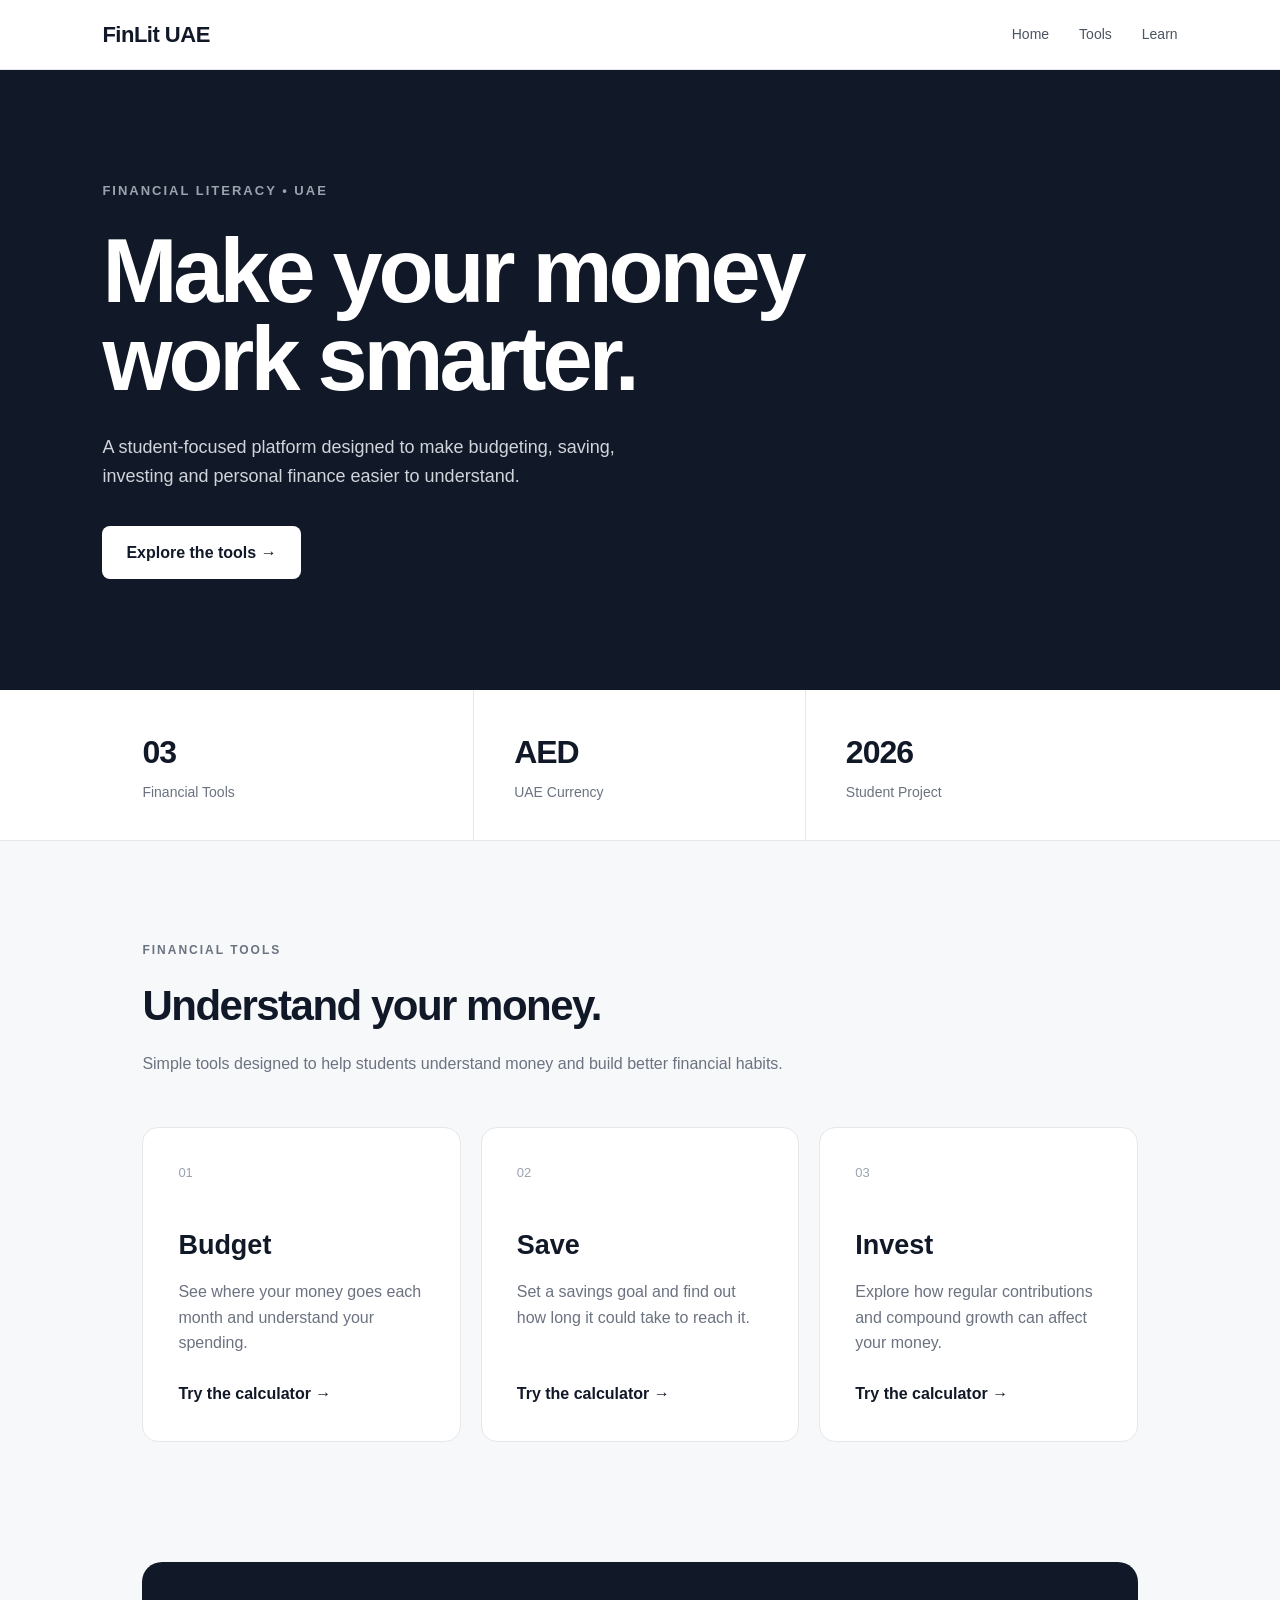
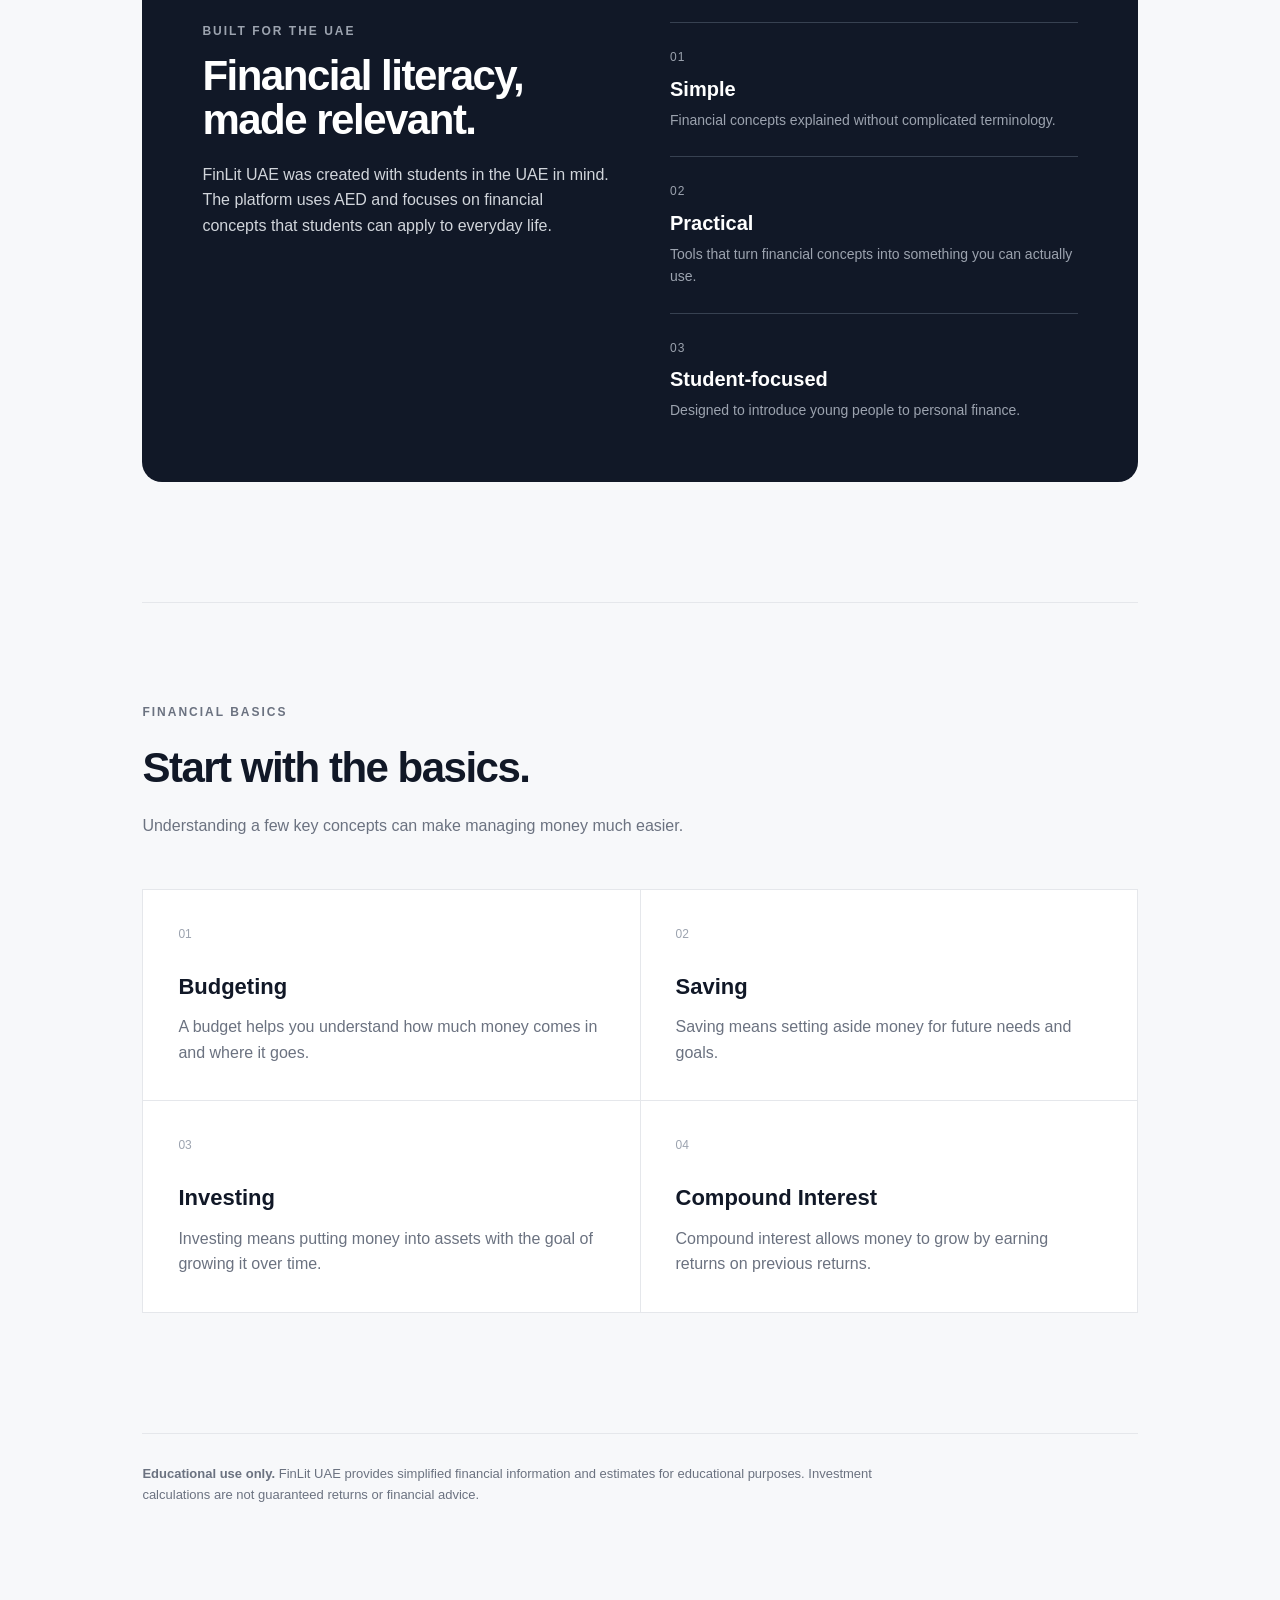
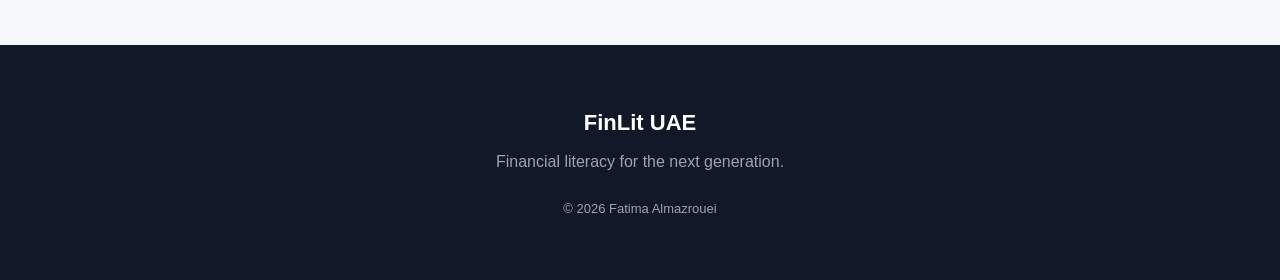
<file: index.html>
<!DOCTYPE html>
<html lang="en">
<head>
    <meta charset="UTF-8">
    <meta name="viewport" content="width=device-width, initial-scale=1.0">

    <title>FinLit UAE | Financial Literacy for Students</title>

    <link rel="stylesheet" href="style.css">
</head>

<body>

    <!-- Navigation -->

    <nav>

        <div class="logo">
            FinLit UAE
        </div>

        <div class="nav-links">
            <a href="#home">Home</a>
            <a href="#tools">Tools</a>
            <a href="#learn">Learn</a>
        </div>

    </nav>


    <!-- Hero -->

    <header id="home">

        <div class="hero-content">

            <p class="tagline">
                FINANCIAL LITERACY • UAE
            </p>

            <h1>
                Make your money<br>
                work smarter.
            </h1>

            <p class="hero-text">
                A student-focused platform designed to make
                budgeting, saving, investing and personal finance
                easier to understand.
            </p>

            <a href="#tools" class="button">
                Explore the tools →
            </a>

        </div>

    </header>


    <!-- Project Stats -->

    <section class="stats-section">

        <div class="stats-grid">

            <div class="stat">
                <strong>03</strong>
                <span>Financial Tools</span>
            </div>

            <div class="stat">
                <strong>AED</strong>
                <span>UAE Currency</span>
            </div>

            <div class="stat">
                <strong>2026</strong>
                <span>Student Project</span>
            </div>

        </div>

    </section>


    <!-- Financial Tools -->

    <main>

        <section id="tools">

            <div class="section-heading">

                <p class="small-title">
                    FINANCIAL TOOLS
                </p>

                <h2>
                    Understand your money.
                </h2>

                <p>
                    Simple tools designed to help students
                    understand money and build better financial habits.
                </p>

            </div>


            <div class="tools-grid">


                <!-- Budget -->

                <div class="tool-card">

                    <span class="tool-number">
                        01
                    </span>

                    <h3>
                        Budget
                    </h3>

                    <p>
                        See where your money goes each month
                        and understand your spending.
                    </p>

                    <a href="./budget.html">
                        Try the calculator →
                    </a>

                </div>


                <!-- Savings -->

                <div class="tool-card">

                    <span class="tool-number">
                        02
                    </span>

                    <h3>
                        Save
                    </h3>

                    <p>
                        Set a savings goal and find out how
                        long it could take to reach it.
                    </p>

                    <a href="./savings.html">
                        Try the calculator →
                    </a>

                </div>


                <!-- Investment -->

                <div class="tool-card">

                    <span class="tool-number">
                        03
                    </span>

                    <h3>
                        Invest
                    </h3>

                    <p>
                        Explore how regular contributions and
                        compound growth can affect your money.
                    </p>

                    <a href="./invest.html">
                        Try the calculator →
                    </a>

                </div>


            </div>

        </section>


        <!-- UAE Section -->

        <section class="uae-section">

            <div class="uae-content">

                <p class="small-title">
                    BUILT FOR THE UAE
                </p>

                <h2>
                    Financial literacy,
                    made relevant.
                </h2>

                <p>
                    FinLit UAE was created with students in the
                    UAE in mind. The platform uses AED and focuses
                    on financial concepts that students can apply
                    to everyday life.
                </p>

            </div>


            <div class="uae-points">

                <div>
                    <span>01</span>
                    <h3>Simple</h3>
                    <p>
                        Financial concepts explained without
                        complicated terminology.
                    </p>
                </div>

                <div>
                    <span>02</span>
                    <h3>Practical</h3>
                    <p>
                        Tools that turn financial concepts
                        into something you can actually use.
                    </p>
                </div>

                <div>
                    <span>03</span>
                    <h3>Student-focused</h3>
                    <p>
                        Designed to introduce young people
                        to personal finance.
                    </p>
                </div>

            </div>

        </section>


        <!-- Learn -->

        <section id="learn" class="learn-section">

            <div class="section-heading">

                <p class="small-title">
                    FINANCIAL BASICS
                </p>

                <h2>
                    Start with the basics.
                </h2>

                <p>
                    Understanding a few key concepts can make
                    managing money much easier.
                </p>

            </div>


            <div class="learn-grid">


                <div>

                    <span class="learn-number">
                        01
                    </span>

                    <h3>
                        Budgeting
                    </h3>

                    <p>
                        A budget helps you understand how much
                        money comes in and where it goes.
                    </p>

                </div>


                <div>

                    <span class="learn-number">
                        02
                    </span>

                    <h3>
                        Saving
                    </h3>

                    <p>
                        Saving means setting aside money for
                        future needs and goals.
                    </p>

                </div>


                <div>

                    <span class="learn-number">
                        03
                    </span>

                    <h3>
                        Investing
                    </h3>

                    <p>
                        Investing means putting money into assets
                        with the goal of growing it over time.
                    </p>

                </div>


                <div>

                    <span class="learn-number">
                        04
                    </span>

                    <h3>
                        Compound Interest
                    </h3>

                    <p>
                        Compound interest allows money to grow
                        by earning returns on previous returns.
                    </p>

                </div>


            </div>

        </section>


        <!-- Educational Disclaimer -->

        <section class="disclaimer-section">

            <p>
                <strong>Educational use only.</strong>
                FinLit UAE provides simplified financial
                information and estimates for educational purposes.
                Investment calculations are not guaranteed returns
                or financial advice.
            </p>

        </section>

    </main>


    <!-- Footer -->

    <footer>

        <h3>
            FinLit UAE
        </h3>

        <p>
            Financial literacy for the next generation.
        </p>

        <p class="copyright">
            © 2026 Fatima Almazrouei
        </p>

    </footer>


</body>
</html>
</file>
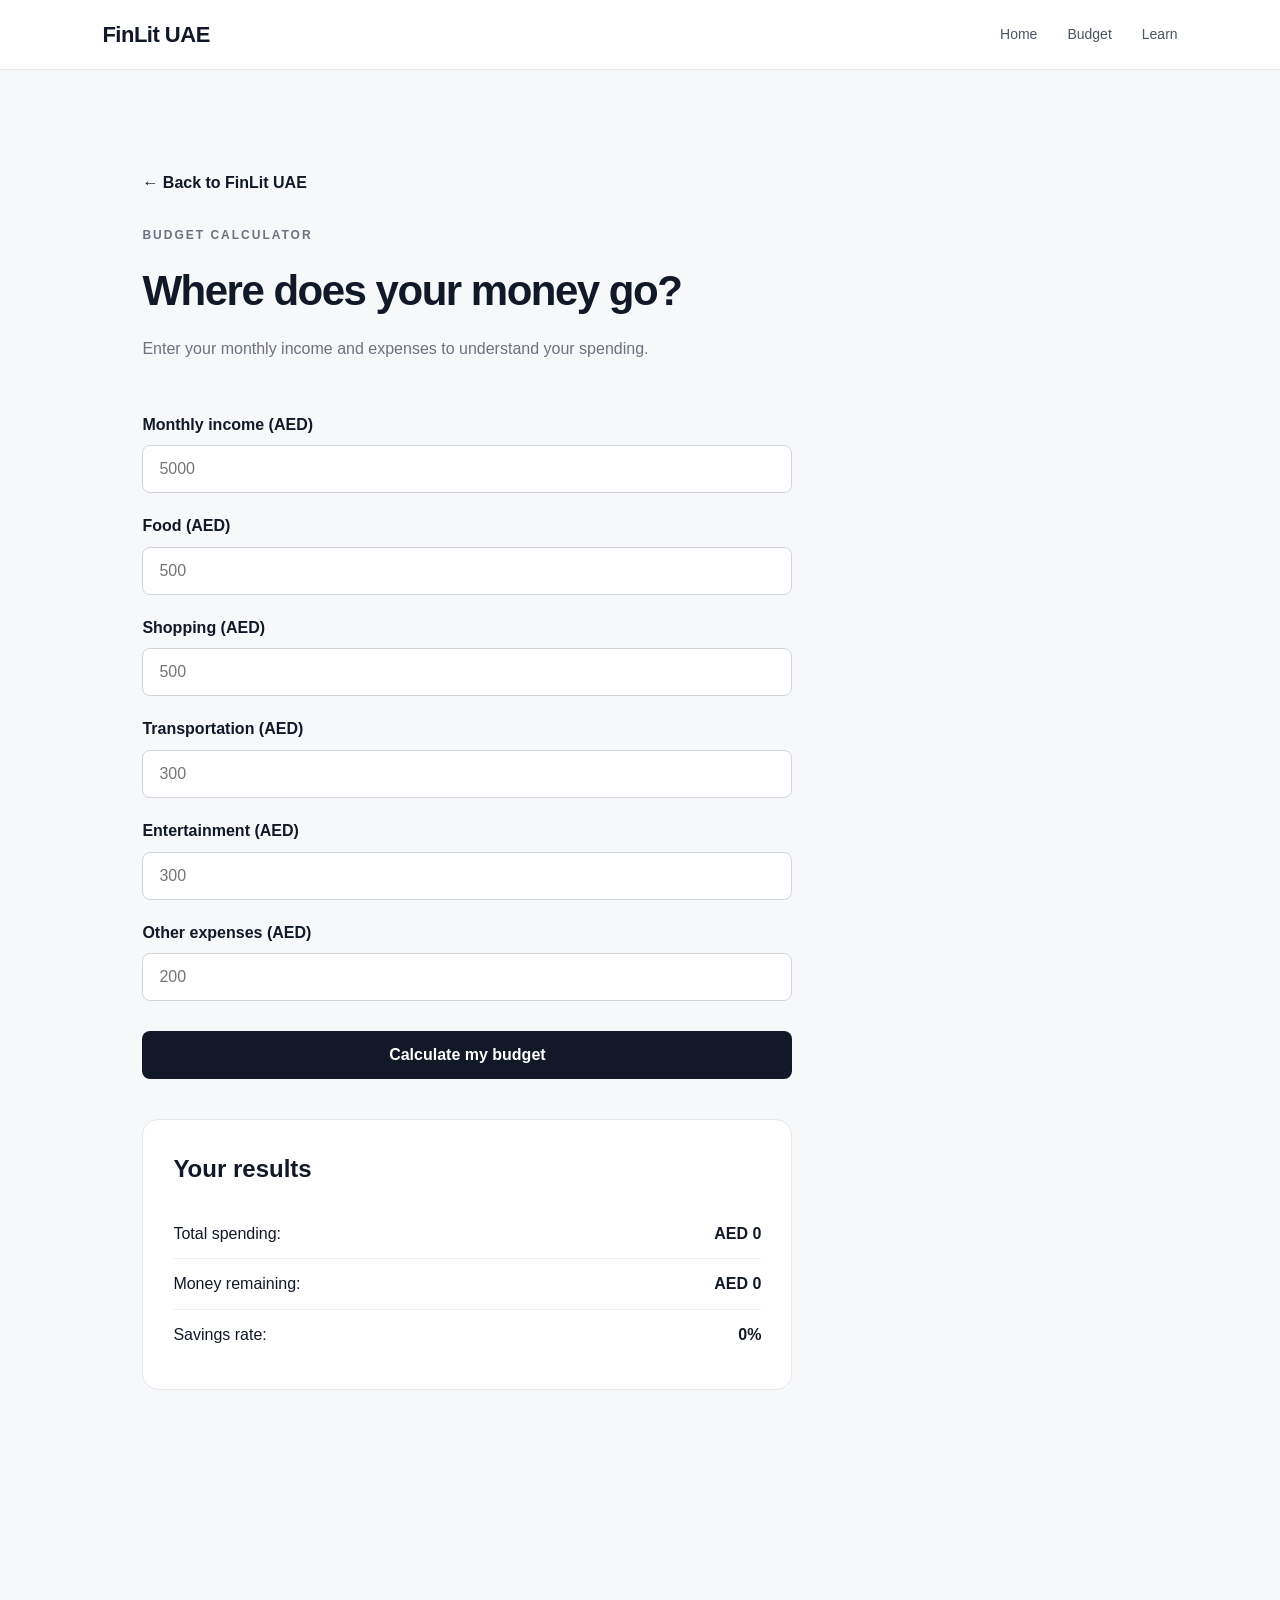
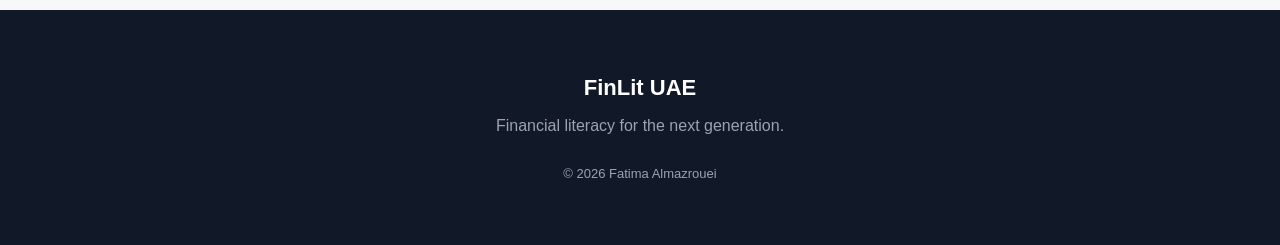
<file: budget.html>
<!DOCTYPE html>
<html lang="en">

<head>
    <meta charset="UTF-8">
    <meta name="viewport" content="width=device-width, initial-scale=1.0">

    <title>Budget Calculator | FinLit UAE</title>

    <link rel="stylesheet" href="style.css">
</head>

<body>

    <nav>
        <div class="logo">FinLit UAE</div>

        <div class="nav-links">
            <a href="index.html">Home</a>
            <a href="budget.html">Budget</a>
            <a href="index.html#learn">Learn</a>
        </div>
    </nav>

    <main>

        <section>

            <a href="index.html" class="back-link">
                ← Back to FinLit UAE
            </a>

            <div class="section-heading">

                <p class="small-title">BUDGET CALCULATOR</p>

                <h2>Where does your money go?</h2>

                <p>
                    Enter your monthly income and expenses
                    to understand your spending.
                </p>

            </div>

            <div class="calculator">

                <label>
                    Monthly income (AED)
                    <input type="number" id="income" placeholder="5000">
                </label>

                <label>
                    Food (AED)
                    <input type="number" id="food" placeholder="500">
                </label>

                <label>
                    Shopping (AED)
                    <input type="number" id="shopping" placeholder="500">
                </label>

                <label>
                    Transportation (AED)
                    <input type="number" id="transport" placeholder="300">
                </label>

                <label>
                    Entertainment (AED)
                    <input type="number" id="entertainment" placeholder="300">
                </label>

                <label>
                    Other expenses (AED)
                    <input type="number" id="other" placeholder="200">
                </label>

                <button onclick="calculateBudget()">
                    Calculate my budget
                </button>

            </div>

            <div id="result" class="result">

                <h3>Your results</h3>

                <p>
                    Total spending:
                    <strong>AED <span id="total">0</span></strong>
                </p>

                <p>
                    Money remaining:
                    <strong>AED <span id="remaining">0</span></strong>
                </p>

                <p>
                    Savings rate:
                    <strong><span id="rate">0</span>%</strong>
                </p>

            </div>

        </section>

    </main>

    <footer>

        <h3>FinLit UAE</h3>

        <p>
            Financial literacy for the next generation.
        </p>

        <p class="copyright">
            © 2026 Fatima Almazrouei
        </p>

    </footer>

    <script src="script.js"></script>

</body>

</html>
</file>
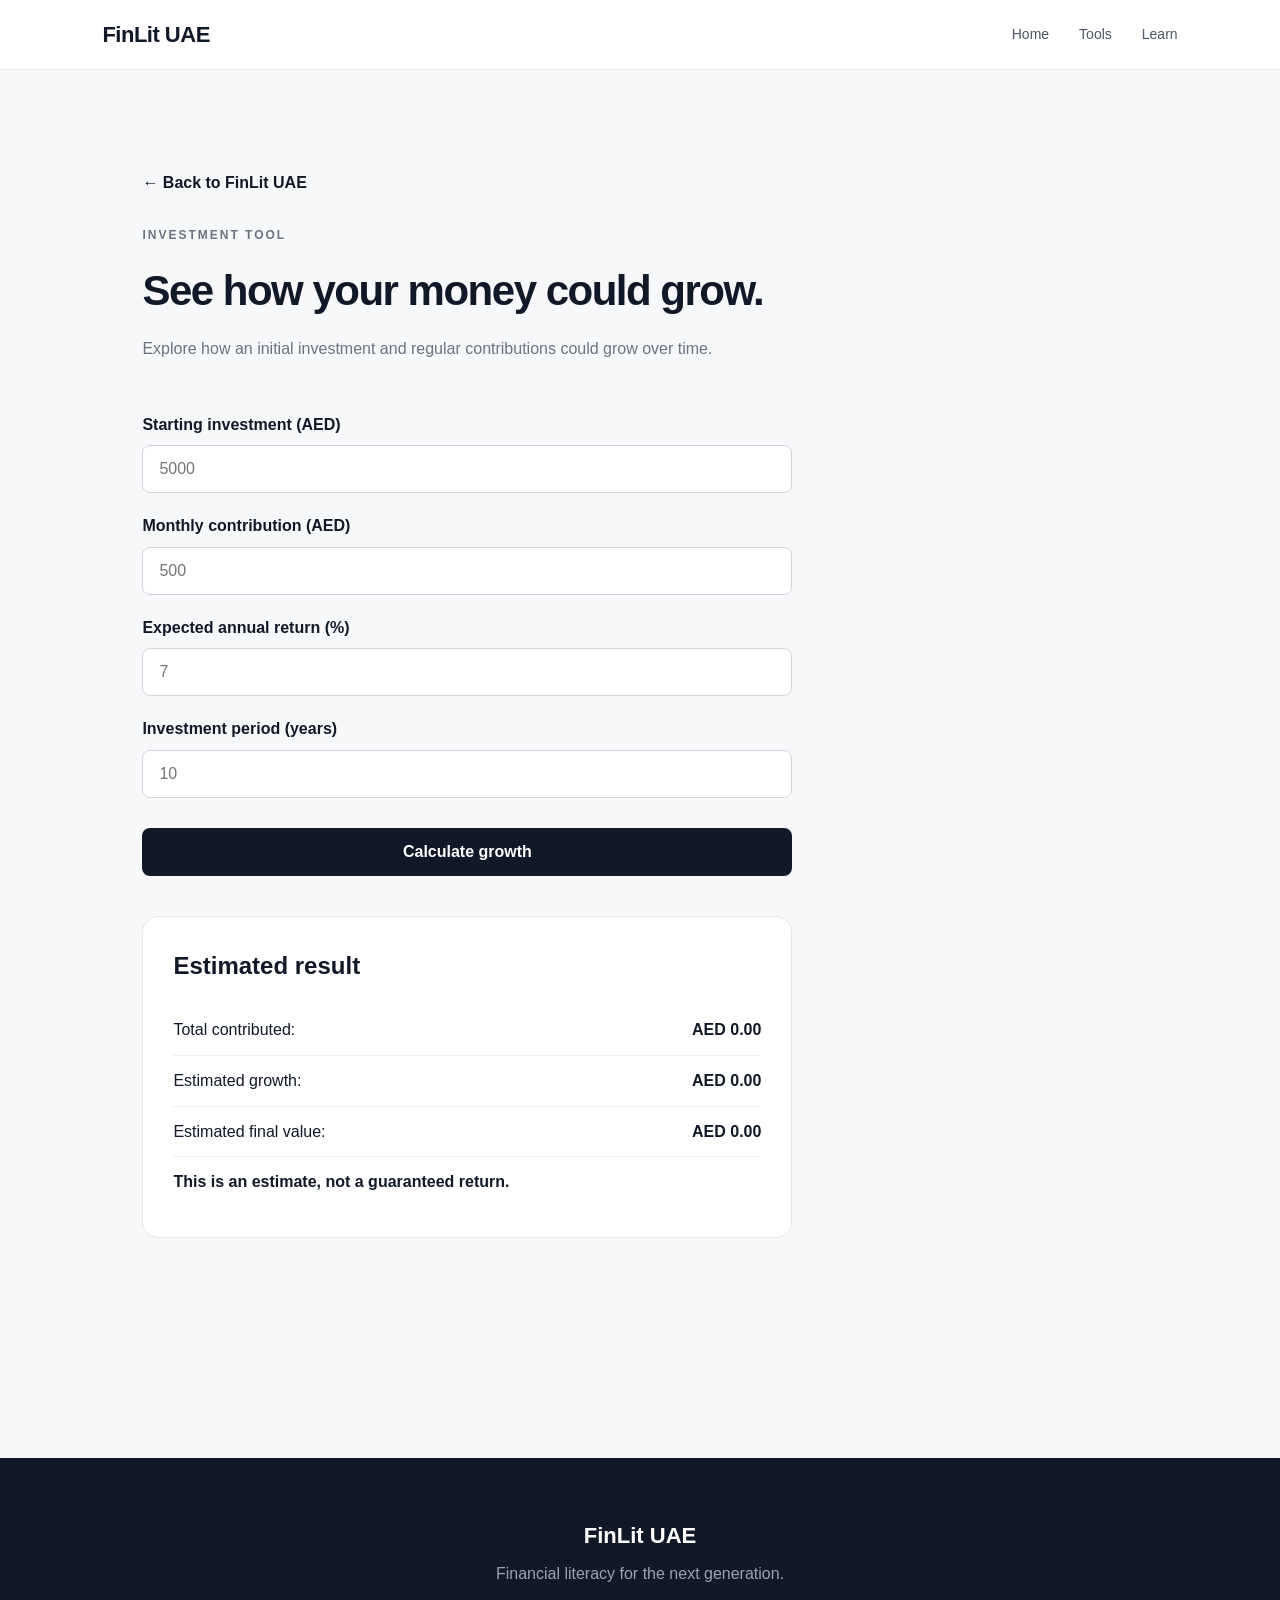
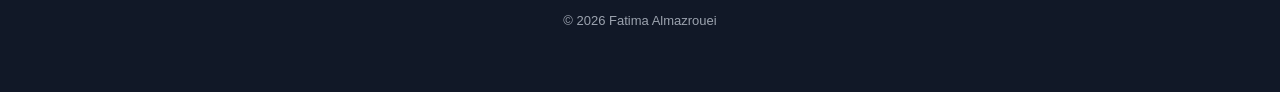
<file: invest.html>
<!DOCTYPE html>
<html lang="en">
<head>
    <meta charset="UTF-8">
    <meta name="viewport" content="width=device-width, initial-scale=1.0">
    <title>Investment Calculator | FinLit UAE</title>
    <link rel="stylesheet" href="style.css">
</head>

<body>

    <!-- Navigation -->
    <nav>
        <div class="logo">FinLit UAE</div>

        <div class="nav-links">
            <a href="index.html">Home</a>
            <a href="index.html#tools">Tools</a>
            <a href="index.html#learn">Learn</a>
        </div>
    </nav>

    <!-- Investment Calculator -->
    <main>

        <section>

            <a href="index.html" class="back-link">
                ← Back to FinLit UAE
            </a>

            <div class="section-heading">
                <p class="small-title">INVESTMENT TOOL</p>

                <h1>See how your money could grow.</h1>

                <p>
                    Explore how an initial investment and regular
                    contributions could grow over time.
                </p>
            </div>

            <div class="calculator">

                <label>
                    Starting investment (AED)
                    <input
                        type="number"
                        id="initial"
                        placeholder="5000"
                        min="0"
                    >
                </label>

                <label>
                    Monthly contribution (AED)
                    <input
                        type="number"
                        id="contribution"
                        placeholder="500"
                        min="0"
                    >
                </label>

                <label>
                    Expected annual return (%)
                    <input
                        type="number"
                        id="returnRate"
                        placeholder="7"
                        min="0"
                        step="0.1"
                    >
                </label>

                <label>
                    Investment period (years)
                    <input
                        type="number"
                        id="yearsInput"
                        placeholder="10"
                        min="1"
                    >
                </label>

                <button onclick="calculateInvestment()">
                    Calculate growth
                </button>

            </div>

            <div class="result">
                <h3>Estimated result</h3>

                <p>
                    Total contributed:
                    <strong>
                        AED <span id="contributed">0.00</span>
                    </strong>
                </p>

                <p>
                    Estimated growth:
                    <strong>
                        AED <span id="growth">0.00</span>
                    </strong>
                </p>

                <p>
                    Estimated final value:
                    <strong>
                        AED <span id="finalValue">0.00</span>
                    </strong>
                </p>

                <p>
                    <strong>
                        This is an estimate, not a guaranteed return.
                    </strong>
                </p>
            </div>

        </section>

    </main>

    <!-- Footer -->
    <footer>
        <h3>FinLit UAE</h3>

        <p>
            Financial literacy for the next generation.
        </p>

        <p class="copyright">
            © 2026 Fatima Almazrouei
        </p>

    </footer>

    <script src="script.js"></script>

</body>
</html>
</file>
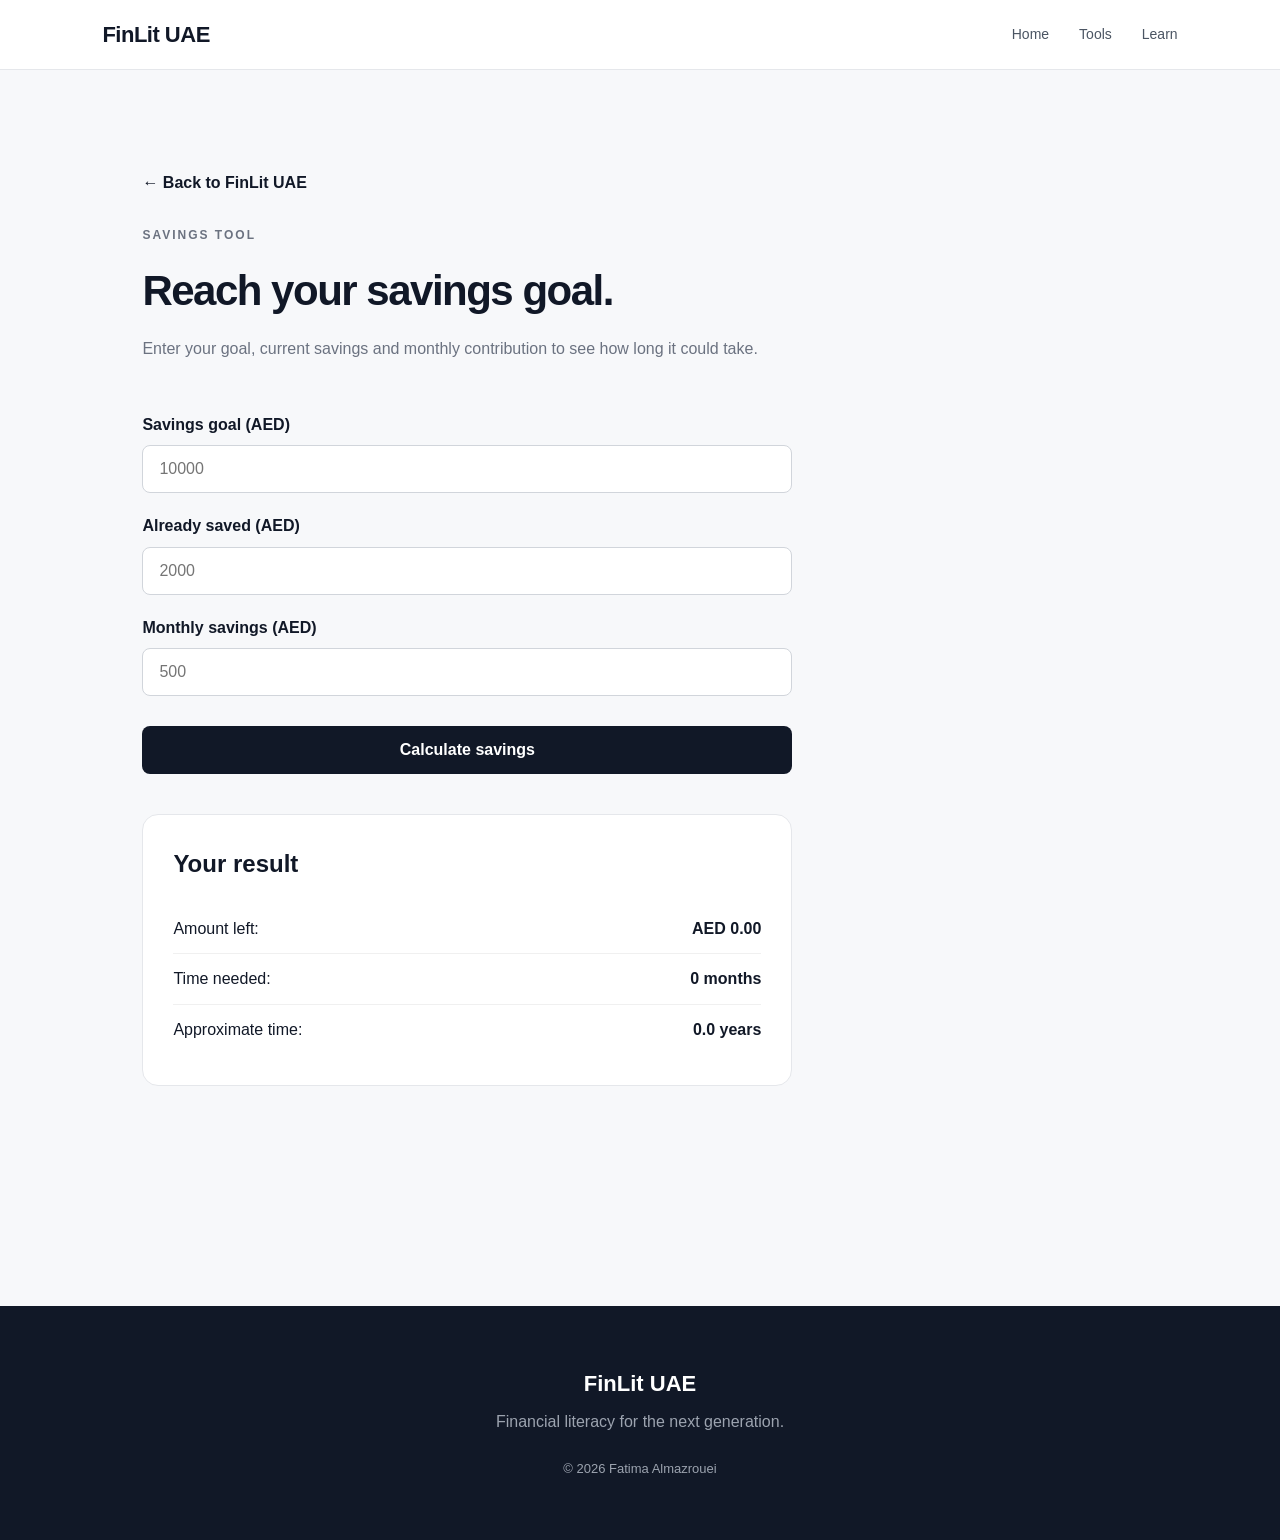
<file: savings.html>
<!DOCTYPE html>
<html lang="en">
<head>
    <meta charset="UTF-8">
    <meta name="viewport" content="width=device-width, initial-scale=1.0">
    <title>Savings Calculator | FinLit UAE</title>
    <link rel="stylesheet" href="style.css">
</head>

<body>

    <!-- Navigation -->
    <nav>
        <div class="logo">FinLit UAE</div>

        <div class="nav-links">
            <a href="index.html">Home</a>
            <a href="index.html#tools">Tools</a>
            <a href="index.html#learn">Learn</a>
        </div>
    </nav>

    <!-- Savings Calculator -->
    <main>

        <section>

            <a href="index.html" class="back-link">
                ← Back to FinLit UAE
            </a>

            <div class="section-heading">
                <p class="small-title">SAVINGS TOOL</p>

                <h1>Reach your savings goal.</h1>

                <p>
                    Enter your goal, current savings and monthly
                    contribution to see how long it could take.
                </p>
            </div>

            <div class="calculator">

                <label>
                    Savings goal (AED)
                    <input
                        type="number"
                        id="goal"
                        placeholder="10000"
                        min="0"
                    >
                </label>

                <label>
                    Already saved (AED)
                    <input
                        type="number"
                        id="saved"
                        placeholder="2000"
                        min="0"
                    >
                </label>

                <label>
                    Monthly savings (AED)
                    <input
                        type="number"
                        id="monthly"
                        placeholder="500"
                        min="0"
                    >
                </label>

                <button onclick="calculateSavings()">
                    Calculate savings
                </button>

            </div>

            <div class="result">
                <h3>Your result</h3>

                <p>
                    Amount left:
                    <strong>
                        AED <span id="remaining">0.00</span>
                    </strong>
                </p>

                <p>
                    Time needed:
                    <strong>
                        <span id="months">0</span> months
                    </strong>
                </p>

                <p>
                    Approximate time:
                    <strong>
                        <span id="years">0.0</span> years
                    </strong>
                </p>
            </div>

        </section>

    </main>

    <!-- Footer -->
    <footer>
        <h3>FinLit UAE</h3>

        <p>
            Financial literacy for the next generation.
        </p>

        <p class="copyright">
            © 2026 Fatima Almazrouei
        </p>
    </footer>

    <script src="script.js"></script>

</body>
</html>
</file>
<file: style.css>
* {
    margin: 0;
    padding: 0;
    box-sizing: border-box;
}

html {
    scroll-behavior: smooth;
}

body {
    font-family: Arial, Helvetica, sans-serif;
    background: #f7f8fa;
    color: #111827;
    line-height: 1.6;
}


/* =========================
   NAVIGATION
========================= */

nav {
    height: 70px;
    padding: 0 8%;
    display: flex;
    align-items: center;
    justify-content: space-between;
    background: white;
    border-bottom: 1px solid #e5e7eb;
    position: sticky;
    top: 0;
    z-index: 100;
}

.logo {
    font-size: 22px;
    font-weight: 700;
    letter-spacing: -0.5px;
}

.nav-links {
    display: flex;
    gap: 30px;
}

.nav-links a {
    text-decoration: none;
    color: #4b5563;
    font-size: 14px;
    transition: 0.2s;
}

.nav-links a:hover {
    color: #111827;
}


/* =========================
   HERO
========================= */

header {
    background: #111827;
    color: white;
    min-height: 620px;
    display: flex;
    align-items: center;
    padding: 80px 8%;
}

.hero-content {
    max-width: 750px;
}

.tagline {
    font-size: 13px;
    letter-spacing: 2px;
    margin-bottom: 25px;
    color: #9ca3af;
    font-weight: 600;
}

.hero-content h1 {
    font-size: clamp(50px, 8vw, 90px);
    line-height: 0.98;
    letter-spacing: -4px;
    margin-bottom: 30px;
}

.hero-text {
    max-width: 560px;
    font-size: 18px;
    color: #d1d5db;
    margin-bottom: 35px;
}

.button {
    display: inline-block;
    background: white;
    color: #111827;
    text-decoration: none;
    padding: 14px 24px;
    border-radius: 8px;
    font-weight: 600;
    transition: 0.2s;
}

.button:hover {
    transform: translateY(-2px);
}


/* =========================
   STATS
========================= */

.stats-section {
    background: white;
    border-bottom: 1px solid #e5e7eb;
    margin-bottom: 0;
}

.stats-grid {
    max-width: 1200px;
    margin: auto;
    padding: 0 8%;
    display: grid;
    grid-template-columns: repeat(3, 1fr);
}

.stat {
    min-height: 150px;
    display: flex;
    flex-direction: column;
    justify-content: center;
    padding: 25px 0;
    border-right: 1px solid #e5e7eb;
}

.stat:first-child {
    padding-left: 0;
}

.stat:last-child {
    border-right: none;
    padding-left: 40px;
}

.stat:nth-child(2) {
    padding-left: 40px;
}

.stat strong {
    font-size: 32px;
    letter-spacing: -1px;
}

.stat span {
    color: #6b7280;
    font-size: 14px;
    margin-top: 3px;
}


/* =========================
   MAIN
========================= */

main {
    max-width: 1200px;
    margin: auto;
    padding: 100px 8%;
}

section {
    margin-bottom: 120px;
}

.section-heading {
    max-width: 650px;
    margin-bottom: 50px;
}

.small-title {
    font-size: 12px;
    letter-spacing: 2px;
    font-weight: 700;
    color: #6b7280;
    margin-bottom: 12px;
}

.section-heading h1,
.section-heading h2 {
    font-size: 42px;
    letter-spacing: -1.5px;
    margin-bottom: 12px;
}

.section-heading > p:last-child {
    color: #6b7280;
}


/* =========================
   BACK LINK
========================= */

.back-link {
    display: inline-block;
    margin-bottom: 30px;
    color: #111827;
    text-decoration: none;
    font-weight: 600;
}

.back-link:hover {
    text-decoration: underline;
}


/* =========================
   FINANCIAL TOOLS
========================= */

.tools-grid {
    display: grid;
    grid-template-columns: repeat(3, 1fr);
    gap: 20px;
}

.tool-card {
    background: white;
    border: 1px solid #e5e7eb;
    border-radius: 16px;
    padding: 35px;
    min-height: 280px;
    display: flex;
    flex-direction: column;
    transition: 0.2s;
}

.tool-card:hover {
    transform: translateY(-5px);
    box-shadow: 0 15px 35px rgba(0, 0, 0, 0.08);
}

.tool-number {
    font-size: 13px;
    color: #9ca3af;
    margin-bottom: 40px;
}

.tool-card h3 {
    font-size: 27px;
    margin-bottom: 12px;
}

.tool-card p {
    color: #6b7280;
    margin-bottom: auto;
}

.tool-card a {
    color: #111827;
    text-decoration: none;
    font-weight: 600;
    margin-top: 25px;
}

.tool-card a:hover {
    text-decoration: underline;
}


/* =========================
   UAE SECTION
========================= */

.uae-section {
    background: #111827;
    color: white;
    border-radius: 20px;
    padding: 60px;
    display: grid;
    grid-template-columns: 1fr 1fr;
    gap: 60px;
    margin-bottom: 120px;
}

.uae-content {
    max-width: 500px;
}

.uae-content .small-title {
    color: #9ca3af;
}

.uae-content h2 {
    font-size: 42px;
    line-height: 1.05;
    letter-spacing: -1.5px;
    margin-bottom: 20px;
}

.uae-content > p:last-child {
    color: #d1d5db;
    font-size: 16px;
}

.uae-points {
    display: grid;
    gap: 25px;
}

.uae-points > div {
    border-top: 1px solid #374151;
    padding-top: 20px;
}

.uae-points span {
    color: #9ca3af;
    font-size: 12px;
    letter-spacing: 1px;
}

.uae-points h3 {
    font-size: 20px;
    margin: 4px 0;
}

.uae-points p {
    color: #9ca3af;
    font-size: 14px;
}


/* =========================
   LEARN
========================= */

.learn-section {
    border-top: 1px solid #e5e7eb;
    padding-top: 100px;
}

.learn-grid {
    display: grid;
    grid-template-columns: repeat(2, 1fr);
    gap: 1px;
    background: #e5e7eb;
    border: 1px solid #e5e7eb;
}

.learn-grid > div {
    background: white;
    padding: 35px;
    min-height: 190px;
}

.learn-number {
    display: block;
    font-size: 12px;
    color: #9ca3af;
    margin-bottom: 25px;
}

.learn-grid h3 {
    font-size: 22px;
    margin-bottom: 10px;
}

.learn-grid p {
    color: #6b7280;
}


/* =========================
   DISCLAIMER
========================= */

.disclaimer-section {
    border-top: 1px solid #e5e7eb;
    padding-top: 30px;
    margin-bottom: 40px;
}

.disclaimer-section p {
    max-width: 800px;
    color: #6b7280;
    font-size: 13px;
}


/* =========================
   FOOTER
========================= */

footer {
    background: #111827;
    color: white;
    text-align: center;
    padding: 60px 20px;
}

footer h3 {
    font-size: 22px;
    margin-bottom: 8px;
}

footer p {
    color: #9ca3af;
}

footer .copyright {
    margin-top: 25px;
    font-size: 13px;
}


/* =========================
   CALCULATORS
========================= */

.calculator {
    max-width: 650px;
    display: grid;
    gap: 20px;
}

.calculator label {
    display: flex;
    flex-direction: column;
    gap: 8px;
    font-weight: 600;
}

.calculator input {
    padding: 14px 16px;
    border: 1px solid #d1d5db;
    border-radius: 8px;
    font-size: 16px;
    font-family: inherit;
    outline: none;
}

.calculator input:focus {
    border-color: #111827;
}

.calculator button {
    margin-top: 10px;
    padding: 15px 20px;
    border: none;
    border-radius: 8px;
    background: #111827;
    color: white;
    font-size: 16px;
    font-weight: 600;
    cursor: pointer;
    font-family: inherit;
    transition: 0.2s;
}

.calculator button:hover {
    opacity: 0.9;
    transform: translateY(-1px);
}

.result {
    max-width: 650px;
    margin-top: 40px;
    padding: 30px;
    background: white;
    border: 1px solid #e5e7eb;
    border-radius: 16px;
}

.result h3 {
    font-size: 24px;
    margin-bottom: 20px;
}

.result p {
    display: flex;
    justify-content: space-between;
    gap: 20px;
    padding: 12px 0;
    border-bottom: 1px solid #f0f0f0;
}

.result p:last-child {
    border-bottom: none;
}

.result strong {
    font-weight: 700;
}


/* =========================
   MOBILE
========================= */

@media (max-width: 800px) {

    nav {
        padding: 0 5%;
    }

    .nav-links {
        gap: 15px;
    }

    header {
        padding: 70px 7%;
        min-height: 550px;
    }

    .hero-content h1 {
        letter-spacing: -2px;
    }

    main {
        padding: 70px 7%;
    }

    .tools-grid {
        grid-template-columns: 1fr;
    }

    .learn-grid {
        grid-template-columns: 1fr;
    }

    .stats-grid {
        grid-template-columns: 1fr;
        padding: 0 7%;
    }

    .stat,
    .stat:nth-child(2),
    .stat:last-child {
        border-right: none;
        border-bottom: 1px solid #e5e7eb;
        padding: 25px 0;
        min-height: auto;
    }

    .stat:last-child {
        border-bottom: none;
    }

    .uae-section {
        grid-template-columns: 1fr;
        padding: 40px 30px;
        gap: 40px;
    }

    .uae-content h2 {
        font-size: 34px;
    }

    .section-heading h1,
    .section-heading h2 {
        font-size: 34px;
    }

    .result p {
        flex-direction: column;
        gap: 3px;
    }
}
</file>
